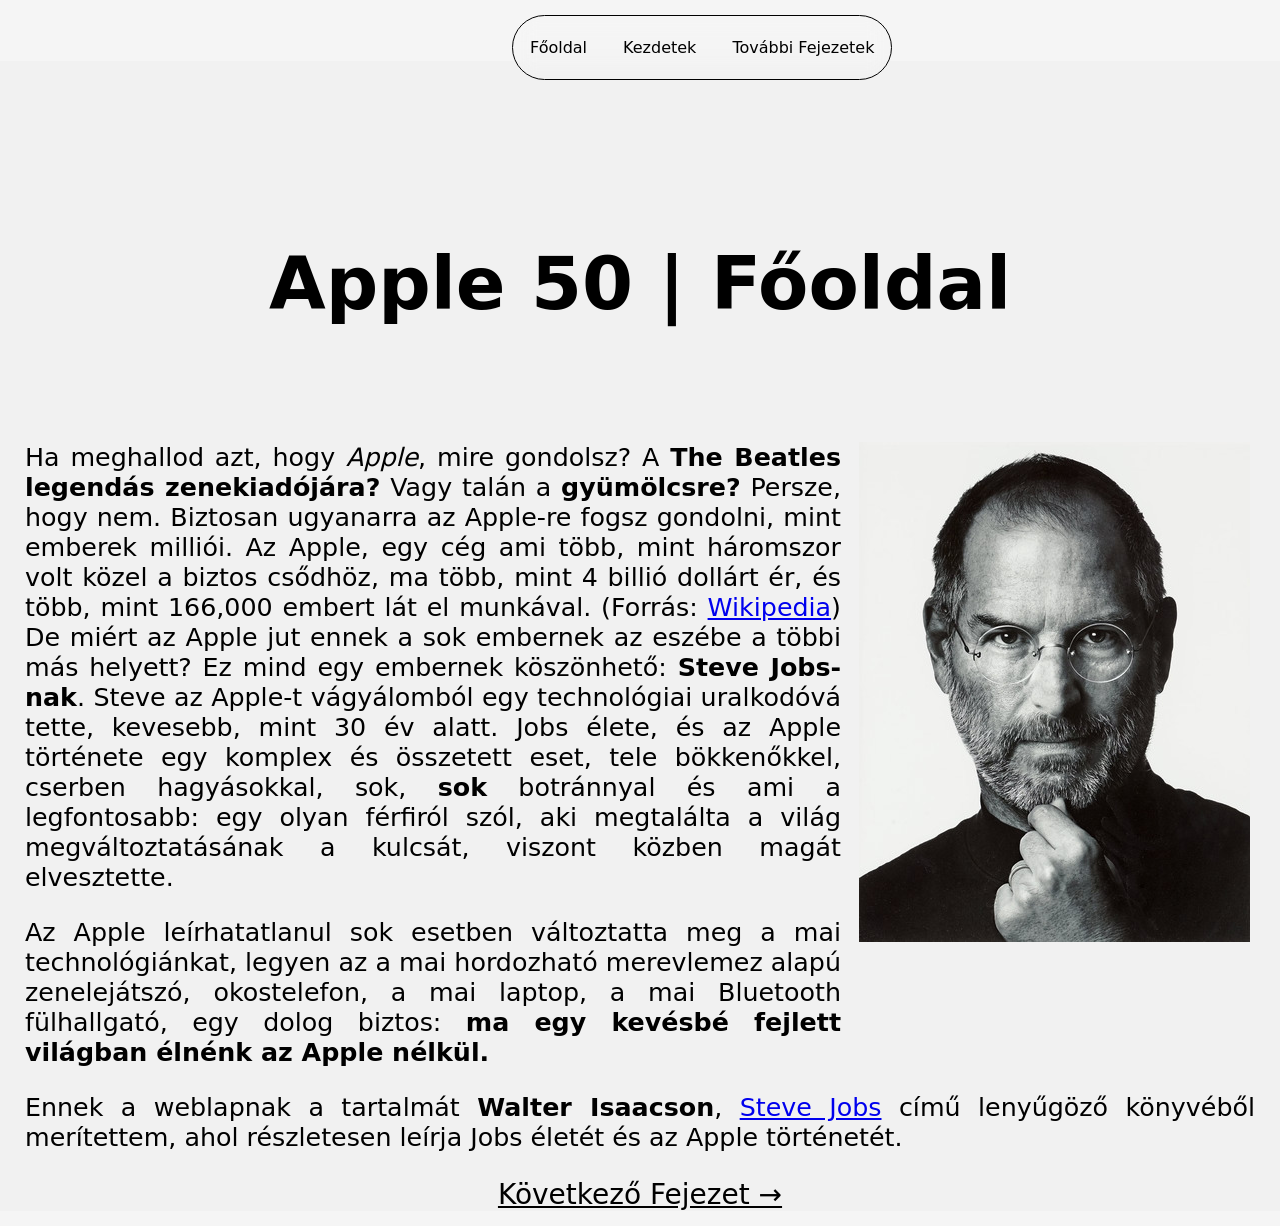
<file: index.html>
<!DOCTYPE html>
<html lang="hu">
<head>
    <meta charset="UTF-8">
    <meta name="viewport" content="width=device-width, initial-scale=1.0">
    <title>Apple 50 | Főoldal</title>
    <link rel="stylesheet" href="./style.css">
</head>
<body>
     <nav>
        <ul class="navbar">
            <li><a href="index.html">Főoldal</a></li>
            <li><a href="beginnings.html">Kezdetek</a></li>
            <li><a href="chapters.html">További Fejezetek</a></li>
           <!--   <li><a href="#apple-1">Apple I</a></li>
            <li><a href="#macintosh">Macintosh</a></li>
            <li><a href="#sugar-water">Cukros Víz</a></li>
            <li><a href="#NeXT">NeXT</a></li>
            <li><a href="#think-different">Gondolkozz Másképpen.</a></li>
            <li><a href="#imac">iMac</a></li>
            <li><a href="#ipod">iPod</a></li>
            <li><a href="#iphone">iPhone</a></li>
            <li><a href="#today">Ma</a></li> -->
        </ul>
    </nav>

    <section id="main-page-content">
        <h1>Apple 50 | Főoldal</h1>
        <!--   <img id="logo-current" src="img/logo-current.png" alt="Az Apple jelenlegi logója. Kép: Flaticon" title="Az Apple jelenlegi logója. Kép: Flaticon"> -->
        <img id="jobs-albert-watson" src="./img/albert-watson_Steve-Jobs.jpg" alt="Egy kép Steve Jobs-ról. Kép: Albert Watson">
        <p>Ha meghallod azt, hogy <em>Apple</em>, mire gondolsz? A <strong>The Beatles legendás zenekiadójára?</strong> Vagy talán a <strong>gyümölcsre?</strong> Persze, hogy nem. Biztosan ugyanarra az Apple-re fogsz gondolni, mint emberek milliói. Az Apple, egy cég ami több, mint háromszor volt közel a biztos csődhöz, ma több, mint 4 billió dollárt ér, és több, mint 166,000 embert lát el munkával. (Forrás: <a href="https://en.wikipedia.org/wiki/Apple_Inc." target="_blank">Wikipedia</a>) De miért az Apple jut ennek a sok embernek az eszébe a többi más helyett? Ez mind egy embernek köszönhető: <strong>Steve Jobs-nak</strong>. Steve az Apple-t vágyálomból egy technológiai uralkodóvá tette, kevesebb, mint 30 év alatt. Jobs élete, és az Apple története egy komplex és összetett eset, tele bökkenőkkel, cserben hagyásokkal, sok, <strong>sok</strong> botránnyal és ami a legfontosabb: egy olyan férfiról szól, aki megtalálta a világ megváltoztatásának a kulcsát, viszont közben magát elvesztette.</p> 

        <p>Az Apple leírhatatlanul sok esetben változtatta meg a mai technológiánkat, legyen az a mai hordozható merevlemez alapú zenelejátszó, okostelefon, a mai laptop, a mai Bluetooth fülhallgató, egy dolog biztos: <strong>ma egy kevésbé fejlett világban élnénk az Apple nélkül.</strong></p>
        
        <p>Ennek a weblapnak a tartalmát <strong>Walter Isaacson</strong>, <a href="https://www.amazon.com/Steve-Jobs-Walter-Isaacson/dp/147770146X/ref=sr_1_2?crid=9QFZ5T46LQ2R&dib=eyJ2IjoiMSJ9.[base64].uC6kb5pRhJ4HB4IpBxdBGdgjwzWML0R90tsE6XovlVg&dib_tag=se&keywords=Steve+Jobs+Walter+Isaacson&qid=1772641884&sprefix=steve+jobs+walter+isaacso%2Caps%2C232&sr=8-2" target="_blank">Steve Jobs</a> című lenyűgöző könyvéből merítettem, ahol részletesen leírja Jobs életét és az Apple történetét.</p>
        <a class="next" href="beginnings.html">Következő Fejezet →</a>
    </section>
</body>
</html>
</file>
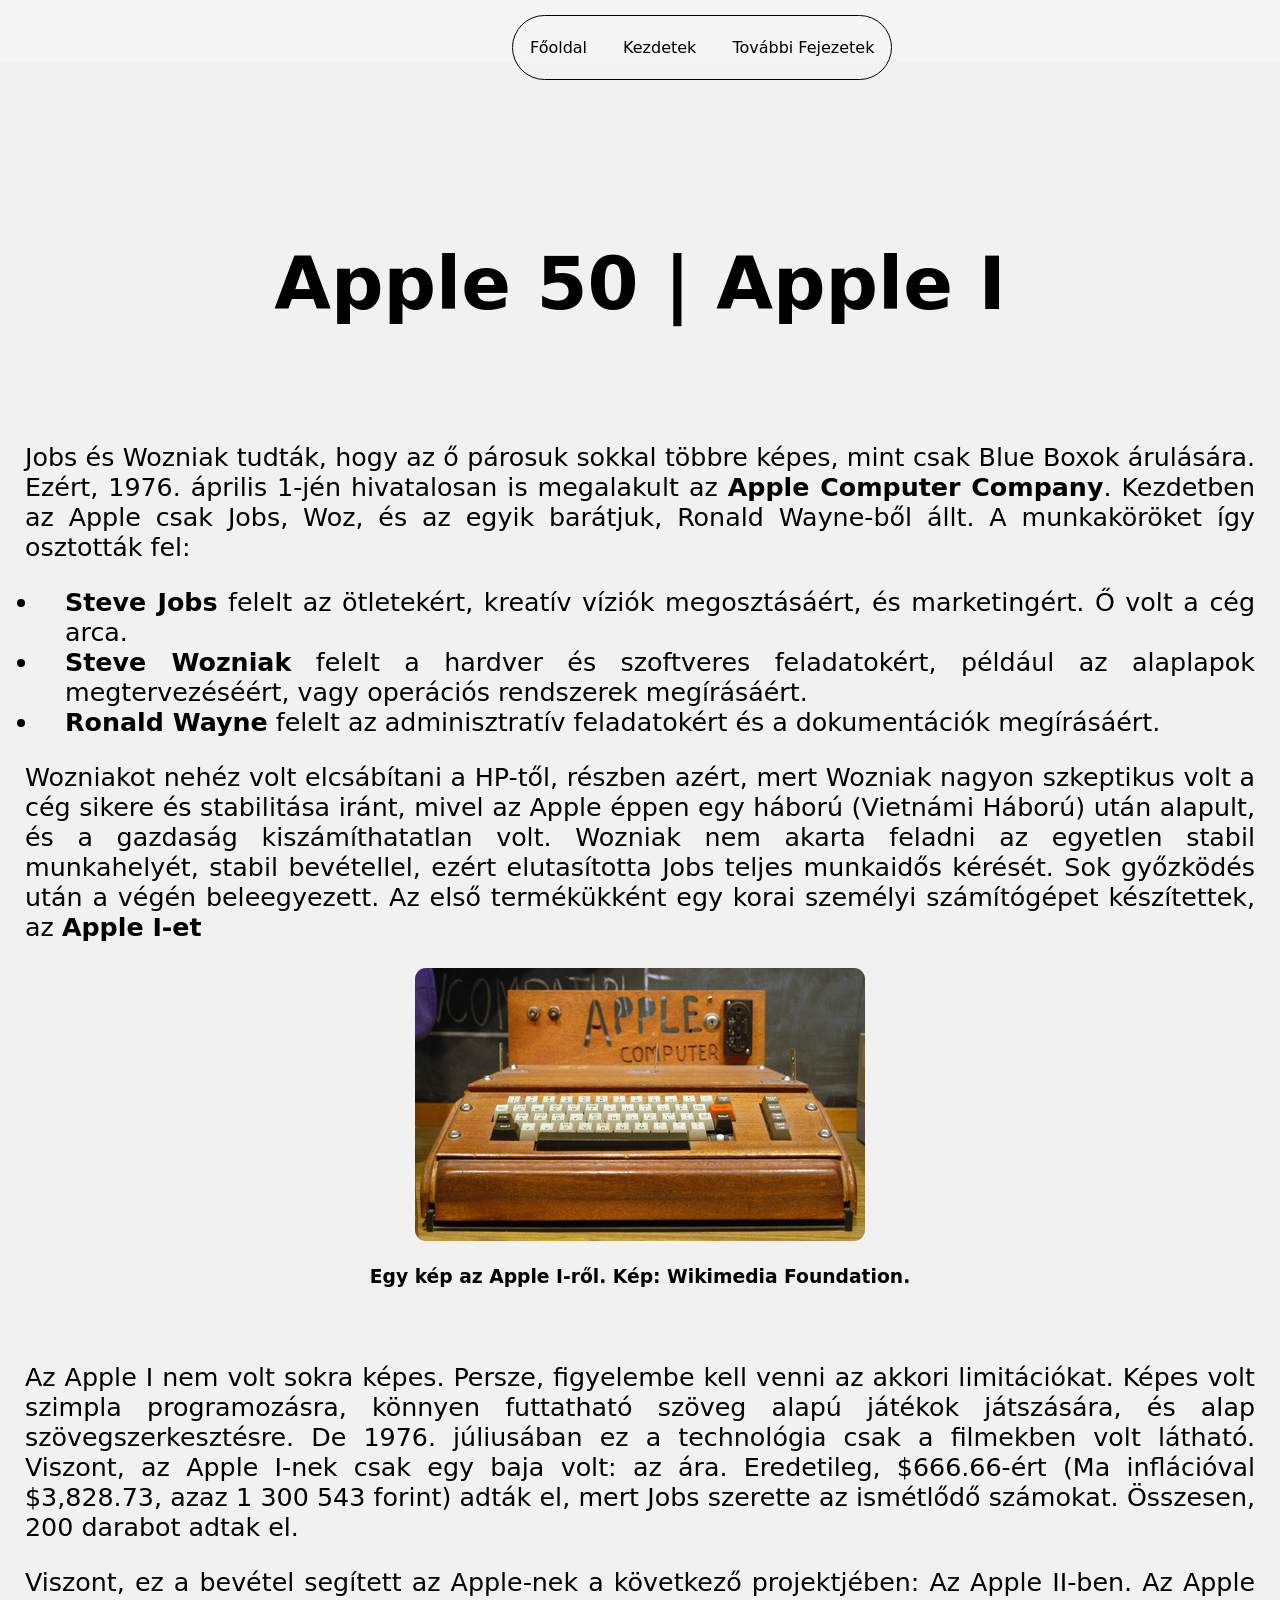
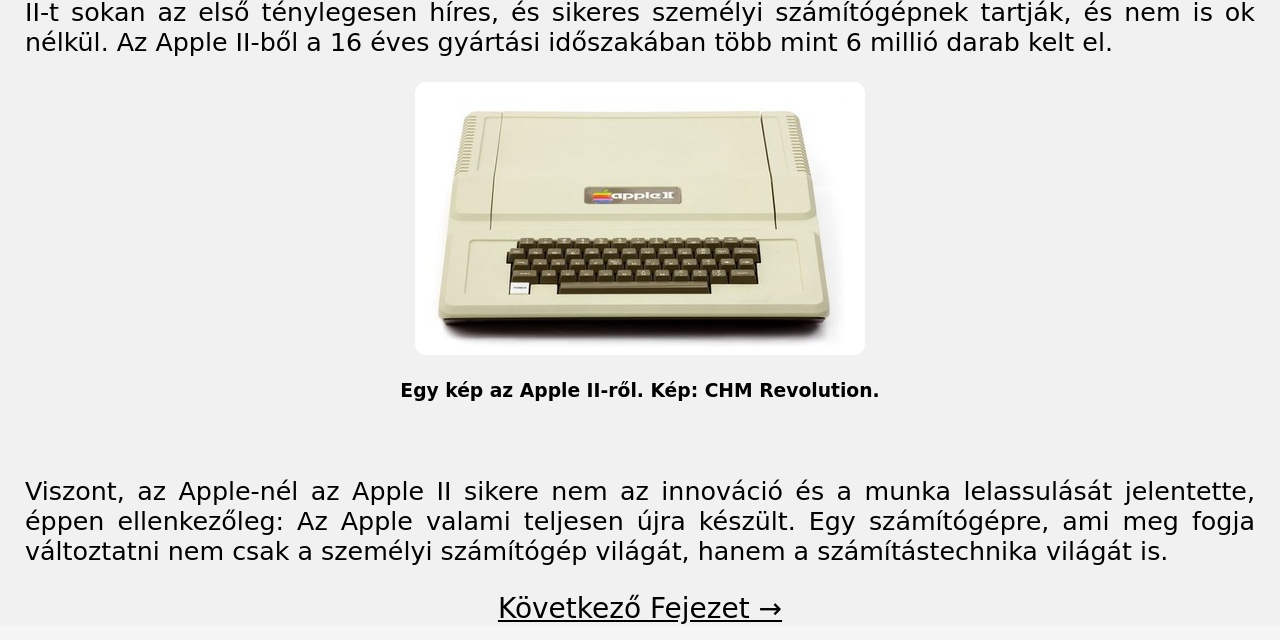
<file: apple-1.html>
<!DOCTYPE html>
<html lang="hu">
<head>
    <meta charset="UTF-8">
    <meta name="viewport" content="width=device-width, initial-scale=1.0">
    <title>Apple 50 | Apple I</title>
    <link rel="stylesheet" href="./style.css">
</head>
<body>
    <nav>
        <ul class="navbar">
            <li><a href="index.html">Főoldal</a></li>
            <li><a href="beginnings.html">Kezdetek</a></li>
            <li><a href="chapters.html">További Fejezetek</a></li>
           <!--   <li><a href="#apple-1">Apple I</a></li>
            <li><a href="#macintosh">Macintosh</a></li>
            <li><a href="#sugar-water">Cukros Víz</a></li>
            <li><a href="#NeXT">NeXT</a></li>
            <li><a href="#think-different">Gondolkozz Másképpen.</a></li>
            <li><a href="#imac">iMac</a></li>
            <li><a href="#ipod">iPod</a></li>
            <li><a href="#iphone">iPhone</a></li>
            <li><a href="#today">Ma</a></li> -->
        </ul>
    </nav>

    <section id="main-page-content">
        <h1>Apple 50 | Apple I</h1>
        <p>Jobs és Wozniak tudták, hogy az ő párosuk sokkal többre képes, mint csak Blue Boxok árulására. Ezért, 1976. április 1-jén hivatalosan is megalakult az <strong>Apple Computer Company</strong>. Kezdetben az Apple csak Jobs, Woz, és az egyik barátjuk, Ronald Wayne-ből állt. A munkaköröket így osztották fel:</p>
        <ul>
            <li><strong>Steve Jobs</strong> felelt az ötletekért, kreatív víziók megosztásáért, és marketingért. Ő volt a cég arca.</li>
            <li><strong>Steve Wozniak</strong> felelt a hardver és szoftveres feladatokért, például az alaplapok megtervezéséért, vagy operációs rendszerek megírásáért.</li>
            <li><strong>Ronald Wayne</strong> felelt az adminisztratív feladatokért és a dokumentációk megírásáért.</li>
        </ul>
        <p>Wozniakot nehéz volt elcsábítani a HP-től, részben azért, mert Wozniak nagyon szkeptikus volt a cég sikere és stabilitása iránt, mivel az Apple éppen egy háború (Vietnámi Háború) után alapult, és a gazdaság kiszámíthatatlan volt. Wozniak nem akarta feladni az egyetlen stabil munkahelyét, stabil bevétellel, ezért elutasította Jobs teljes munkaidős kérését. Sok győzködés után a végén beleegyezett. Az első termékükként egy korai személyi számítógépet készítettek, az <strong>Apple I-et</strong></p>
        <img class="apple-i-and-apple-ii" src="./img/apple-1.jpg" alt="Egy kép az Apple I-ről" title="Egy kép az Apple I-ről.">
        <h3 class="img-sub">Egy kép az Apple I-ről. Kép: <strong>Wikimedia Foundation</strong>.</h3>
        <p>Az Apple I nem volt sokra képes. Persze, figyelembe kell venni az akkori limitációkat. Képes volt szimpla programozásra, könnyen futtatható szöveg alapú játékok játszására, és alap szövegszerkesztésre. De 1976. júliusában ez a technológia csak a filmekben volt látható.
        Viszont, az Apple I-nek csak egy baja volt: az ára. Eredetileg, $666.66-ért (Ma inflációval $3,828.73, azaz 1 300 543 forint) adták el, mert Jobs szerette az ismétlődő számokat. Összesen, 200 darabot adtak el.</p>
        <p>Viszont, ez a bevétel segített az Apple-nek a következő projektjében: Az Apple II-ben. Az Apple II-t sokan az első ténylegesen híres, és sikeres személyi számítógépnek tartják, és nem is ok nélkül. Az Apple II-ből a 16 éves gyártási időszakában több mint 6 millió darab kelt el.</p>
        <img class="apple-i-and-apple-ii" src="./img/apple-ii.jpg" alt="Egy kép az Apple II-ről." title="Egy kép az Apple II-ről.">
        <h3 class="img-sub">Egy kép az Apple II-ről. Kép: <strong>CHM Revolution</strong>.</h3>
        <p>Viszont, az Apple-nél az Apple II sikere nem az innováció és a munka lelassulását jelentette, éppen ellenkezőleg: Az Apple valami teljesen újra készült. Egy számítógépre, ami meg fogja változtatni nem csak a személyi számítógép világát, hanem a számítástechnika világát is.</p>
        <a class="next" href="macintosh.html">Következő Fejezet →</a>
    </section>
</body>
</html>
</file>
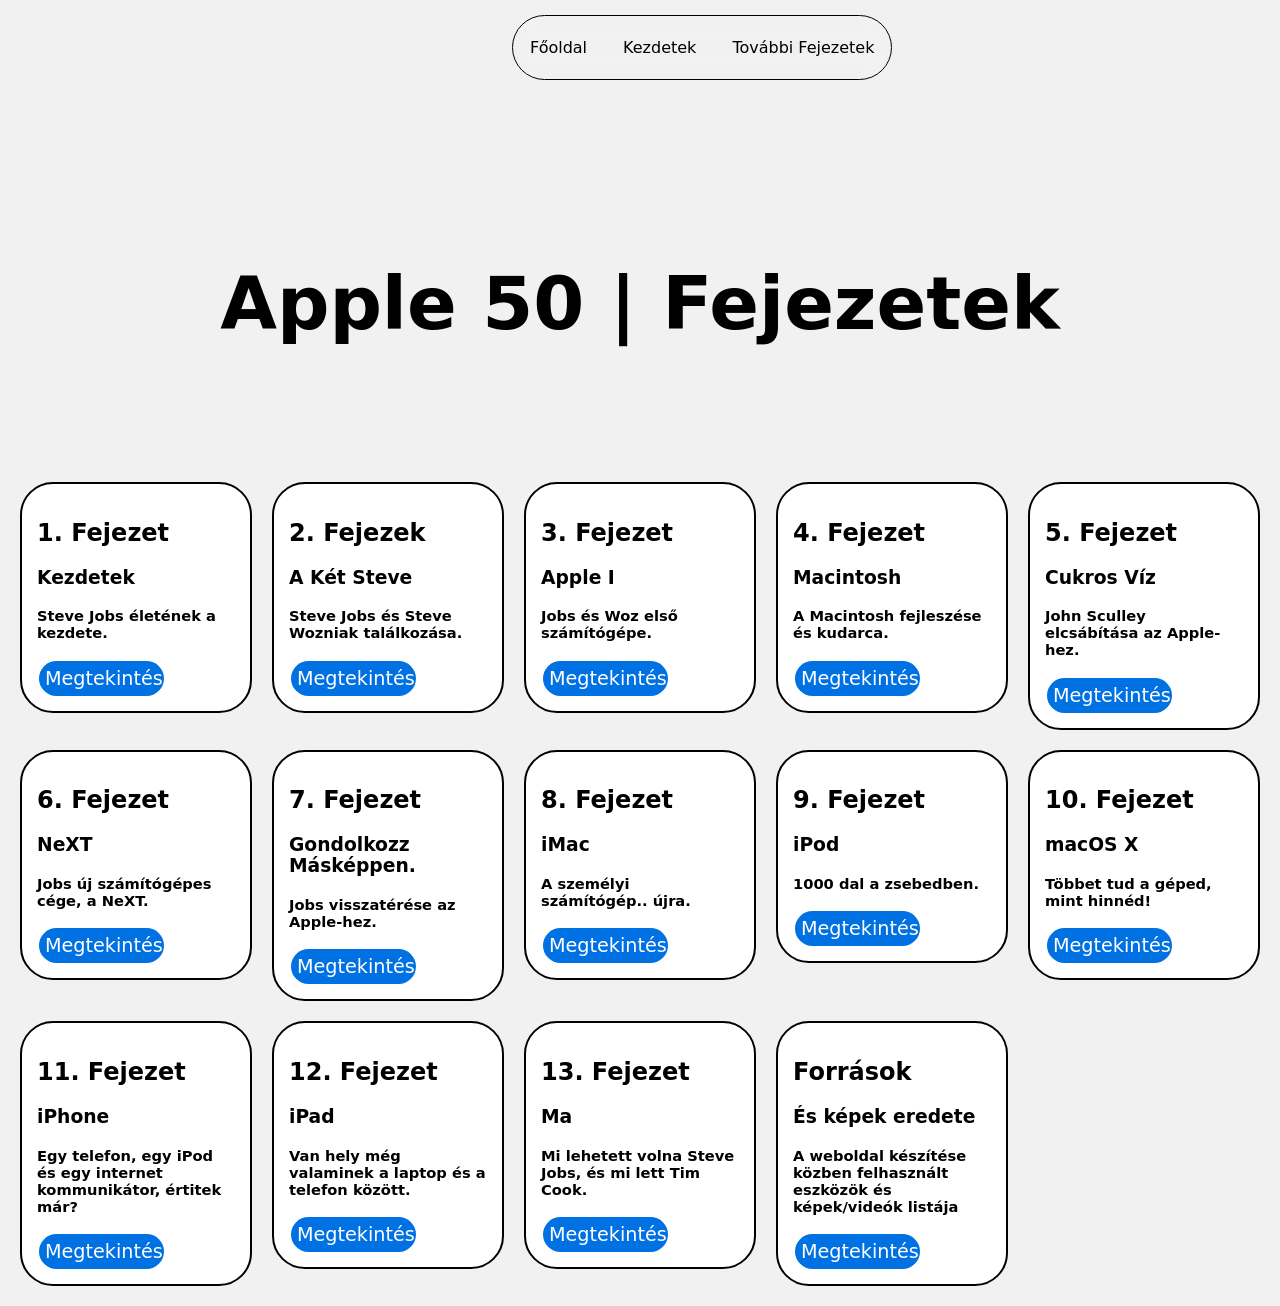
<file: chapters.html>
<!DOCTYPE html>
<html lang="hu">
<head>
    <meta charset="UTF-8">
    <meta name="viewport" content="width=device-width, initial-scale=1.0">
    <title>Apple 50 | Fejezetek</title>
    <link rel="stylesheet" href="./style.css">
</head>
<body>
    <nav>
        <ul class="navbar">
            <li><a href="index.html">Főoldal</a></li>
            <li><a href="beginnings.html">Kezdetek</a></li>
            <li><a href="chapters.html">További Fejezetek</a></li>
           <!--   <li><a href="#apple-1">Apple I</a></li>
            <li><a href="#macintosh">Macintosh</a></li>
            <li><a href="#sugar-water">Cukros Víz</a></li>
            <li><a href="#NeXT">NeXT</a></li>
            <li><a href="#think-different">Gondolkozz Másképpen.</a></li>
            <li><a href="#imac">iMac</a></li>
            <li><a href="#ipod">iPod</a></li>
            <li><a href="#iphone">iPhone</a></li>
            <li><a href="#today">Ma</a></li> -->
        </ul>
    </nav>

    <section id="chapters">
        <h1>Apple 50 | Fejezetek</h1>
        <div class="card">
            <h2>1. Fejezet</h2>
            <h3>Kezdetek</h3>
            <h4>Steve Jobs életének a kezdete.</h4>
            <button class="chapter-button"><a href="beginnings.html">Megtekintés</a></button>
        </div>
        <div class="card">
            <h2>2. Fejezek</h2>
            <h3>A Két Steve</h3>
            <h4>Steve Jobs és Steve Wozniak találkozása.</h4>
            <button class="chapter-button"><a href="the-two-steves.html">Megtekintés</a></button>
        </div>
        <div class="card">
            <h2>3. Fejezet</h2>
            <h3>Apple I</h3>
            <h4>Jobs és Woz első számítógépe.</h4>   
            <button class="chapter-button"><a href="apple-1.html">Megtekintés</a></button>         
        </div>
        <div class="card">
            <h2>4. Fejezet</h2>
            <h3>Macintosh</h3>
            <h4>A Macintosh fejleszése és kudarca.</h4>
            <button class="chapter-button"><a href="macintosh.html">Megtekintés</a></button>
        </div>
        <div class="card">
            <h2>5. Fejezet</h2>
            <h3>Cukros Víz</h3>
            <h4>John Sculley elcsábítása az Apple-hez.</h4>
            <button class="chapter-button"><a href="#sugar-water">Megtekintés</a></button>
        </div>
        <div class="card">
            <h2>6. Fejezet</h2>
            <h3>NeXT</h3>
            <h4>Jobs új számítógépes cége, a NeXT.</h4>
            <button class="chapter-button"><a href="#next">Megtekintés</a></button>
        </div>
        <div class="card">
            <h2>7. Fejezet</h2>
            <h3>Gondolkozz Másképpen.</h3>
            <h4>Jobs visszatérése az Apple-hez.</h4>
            <button class="chapter-button"><a href="#think-different">Megtekintés</a></button>
        </div>
        <div class="card">
            <h2>8. Fejezet</h2>
            <h3>iMac</h3>
            <h4>A személyi számítógép.. újra.</h4>
            <button class="chapter-button"><a href="#imac">Megtekintés</a></button>
        </div>
        <div class="card">
            <h2>9. Fejezet</h2>
            <h3>iPod</h3>
            <h4>1000 dal a zsebedben.</h4>
            <button class="chapter-button"><a href="#ipod">Megtekintés</a></button>
        </div>
        <div class="card">
            <h2>10. Fejezet</h2>
            <h3>macOS X</h3>
            <h4>Többet tud a géped, mint hinnéd!</h4>
            <button class="chapter-button"><a href="#macos-x">Megtekintés</a></button>
        </div>
        <div class="card">
            <h2>11. Fejezet</h2>
            <h3>iPhone</h3>
            <h4>Egy telefon, egy iPod és egy internet kommunikátor, értitek már?</h4>
            <button class="chapter-button"><a href="#iphone">Megtekintés</a></button>
        </div>
        <div class="card">
            <h2>12. Fejezet</h2>
            <h3>iPad</h3>
            <h4>Van hely még valaminek a laptop és a telefon között.</h4>
            <button class="chapter-button"><a href="#ipad">Megtekintés</a></button>
        </div>
        <div class="card">
            <h2>13. Fejezet</h2>
            <h3>Ma</h3>
            <h4>Mi lehetett volna Steve Jobs, és mi lett Tim Cook.</h4>
            <button class="chapter-button"><a href="#today">Megtekintés</a></button>
        </div>
        <div class="card">
            <h2>Források</h2>
            <h3>És képek eredete</h3>
            <h4>A weboldal készítése közben felhasznált eszközök és képek/videók listája</h4>
            <button class="chapter-button"><a href="#placeholder">Megtekintés</a></button>
        </div>
    </section>
</body>
</html>
</file>
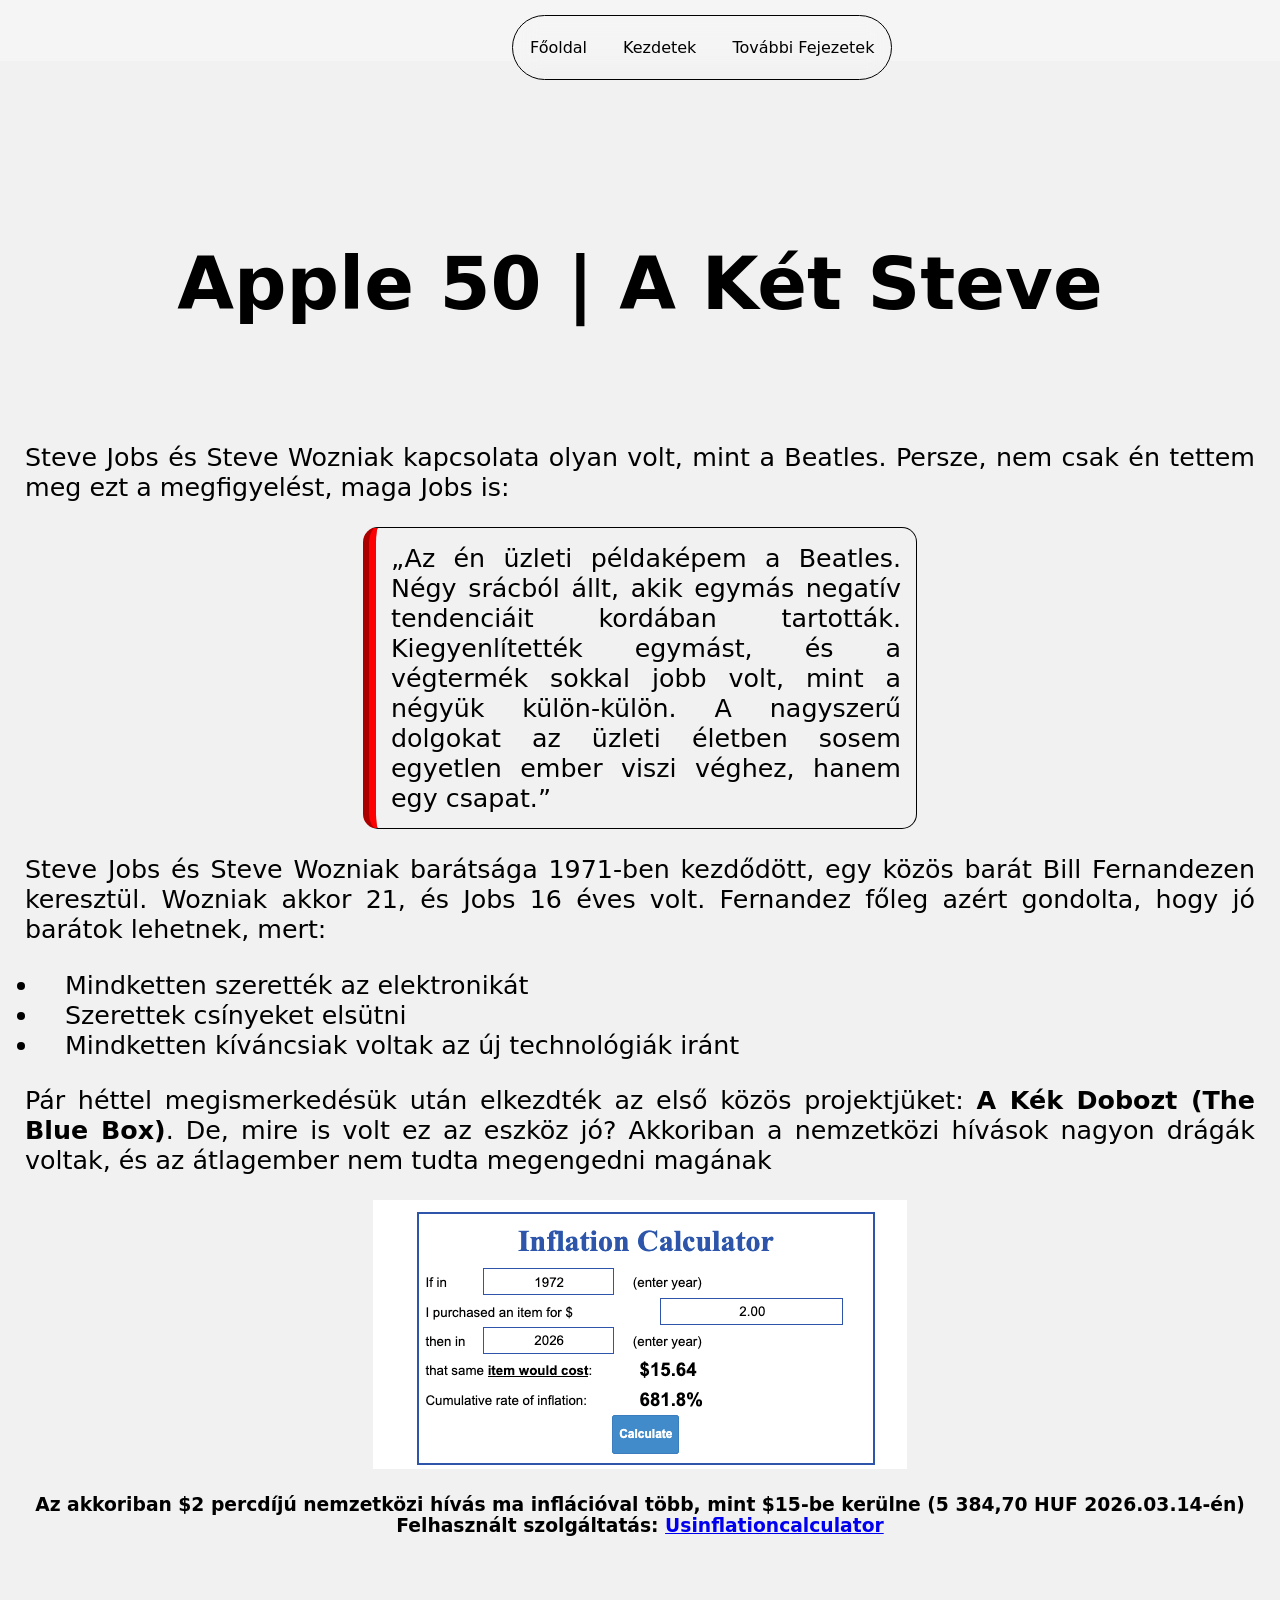
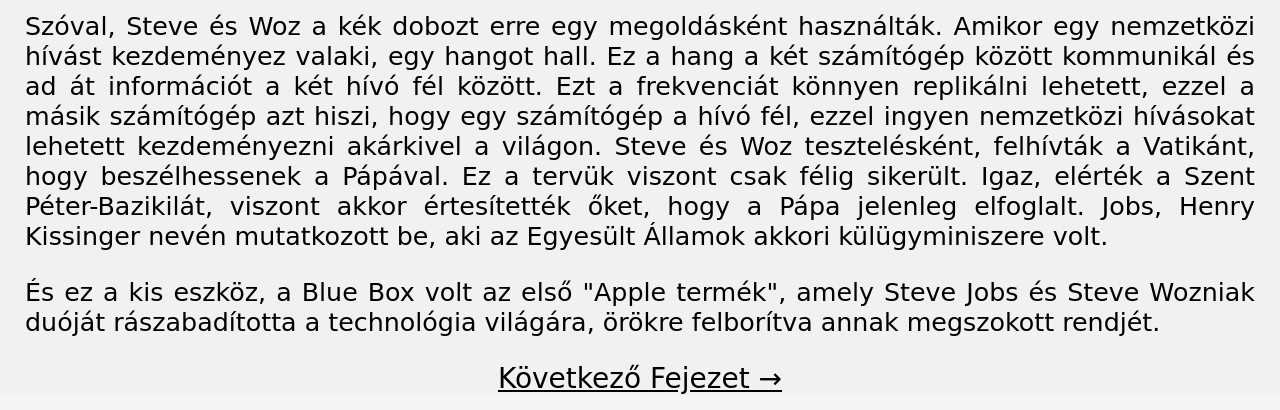
<file: the-two-steves.html>
<!DOCTYPE html>
<html lang="hu">
<head>
    <meta charset="UTF-8">
    <meta name="viewport" content="width=device-width, initial-scale=1.0">
    <title>Apple 50 | A Két Steve</title>
    <link rel="stylesheet" href="./style.css">
</head>
<body>
    <nav>
        <ul class="navbar">
            <li><a href="index.html">Főoldal</a></li>
            <li><a href="beginnings.html">Kezdetek</a></li>
            <li><a href="chapters.html">További Fejezetek</a></li>
           <!--   <li><a href="#apple-1">Apple I</a></li>
            <li><a href="#macintosh">Macintosh</a></li>
            <li><a href="#sugar-water">Cukros Víz</a></li>
            <li><a href="#NeXT">NeXT</a></li>
            <li><a href="#think-different">Gondolkozz Másképpen.</a></li>
            <li><a href="#imac">iMac</a></li>
            <li><a href="#ipod">iPod</a></li>
            <li><a href="#iphone">iPhone</a></li>
            <li><a href="#today">Ma</a></li> -->
        </ul>
    </nav>

    <section id="main-page-content">
        <h1>Apple 50 | A Két Steve</h1>
        <p>Steve Jobs és Steve Wozniak kapcsolata olyan volt, mint a Beatles. Persze, nem csak én tettem meg ezt a megfigyelést, maga Jobs is:</p>
        <q>Az én üzleti példaképem a Beatles. Négy srácból állt, akik egymás negatív tendenciáit kordában tartották. Kiegyenlítették egymást, és a végtermék sokkal jobb volt, mint a négyük külön-külön. A nagyszerű dolgokat az üzleti életben sosem egyetlen ember viszi véghez, hanem egy csapat.</q>
        <p>Steve Jobs és Steve Wozniak barátsága 1971-ben kezdődött, egy közös barát Bill Fernandezen keresztül. Wozniak akkor 21, és Jobs 16 éves volt. Fernandez főleg azért gondolta, hogy jó barátok lehetnek, mert:</p>
        <ul>
            <li>Mindketten szerették az elektronikát</li>
            <li>Szerettek csínyeket elsütni</li>
            <li>Mindketten kíváncsiak voltak az új technológiák iránt</li>
        </ul>
        <p>Pár héttel megismerkedésük után elkezdték az első közös projektjüket: <strong>A Kék Dobozt (The Blue Box)</strong>. De, mire is volt ez az eszköz jó? Akkoriban a nemzetközi hívások nagyon drágák voltak, és az átlagember nem tudta megengedni magának</p>
        <img id="call-inflation" src="./img/call-inflation.png" alt="Egy kép, ami az 1972-es nemzetközi hívásoknak a percdíját mutatja, inflációval mai értékben.">
        <h3 class="img-sub">Az akkoriban $2 percdíjú nemzetközi hívás ma inflációval több, mint $15-be kerülne (5 384,70 HUF 2026.03.14-én) Felhasznált szolgáltatás: <a href="https://www.usinflationcalculator.com/" target="_blank">Usinflationcalculator</a></h3>
        <p>Szóval, Steve és Woz a kék dobozt erre egy megoldásként használták. Amikor egy nemzetközi hívást kezdeményez valaki, egy hangot hall. Ez a hang a két számítógép között kommunikál és ad át információt a két hívó fél között. Ezt a frekvenciát könnyen replikálni lehetett, ezzel a másik számítógép azt hiszi, hogy egy számítógép a hívó fél, ezzel ingyen nemzetközi hívásokat lehetett kezdeményezni akárkivel a világon. Steve és Woz tesztelésként, felhívták a Vatikánt, hogy beszélhessenek a Pápával. Ez a tervük viszont csak félig sikerült. Igaz, elérték a Szent Péter-Bazikilát, viszont akkor értesítették őket, hogy a Pápa jelenleg elfoglalt. Jobs, Henry Kissinger nevén mutatkozott be, aki az Egyesült Államok akkori külügyminiszere volt.</p>

        <p>És ez a kis eszköz, a Blue Box volt az első "Apple termék", amely Steve Jobs és Steve Wozniak duóját rászabadította a technológia világára, örökre felborítva annak megszokott rendjét.</p>
        <a class="next" href="apple-1.html">Következő Fejezet →</a>
    </section>
</body>
</html>
</file>
<file: style.css>
body {
    background-color: #F5F5F5;
    /* background-image: url('https://i.ytimg.com/vi/hAsZCTL__lo/maxresdefault.jpg');  Debugging Linus (Csak vészhelyzet esetén kiengedhető!) */
    margin: 0;
    padding: 0;
    font-family: system-ui, -apple-system, BlinkMacSystemFont, 'Segoe UI', Roboto, Oxygen, Ubuntu, Cantarell, 'Open Sans', 'Helvetica Neue', sans-serif;
    scroll-behavior: smooth;
}

nav {
    position: fixed;
    top: 0;
    left: 40%;
    z-index: 99999999; /* Ez nélkül a navbar egyszerűen a fejezetválasztó oldal mögé clippelne amikor a felhasználó ráviszi az egerét. */
}

.navbar {
  border: 1px solid black;
  display: flex;
  list-style: none;
  width: fit-content;
  padding: 0;
  margin: 15px auto;
  backdrop-filter: blur(11px);
  flex-direction: row;
  justify-content: space-evenly;
  gap: 2px;
  border-radius: 33px;
}

.navbar li {
  margin: 4px 7px;
  padding: 8px 0;
}

.navbar a {
  color: black;
  text-decoration: none;
  padding: 10px;
  display: block;
}

.navbar a:hover {
    color: rgb(201, 181, 196);
    transition-duration: 0.33s;
    transform: translateY(-3px);
}

.navbar a:not(:hover) {
    color: black;
    transition-duration: 0.33s;
    transform: translateY(0);
}

/* Főoldal */

#main-page-content {
    width: 100%;
    height: fit-content;
    background-color: #F1F1F1;
}

#main-page-content h1 {
    font-size: 55pt;
    font-weight: 800;
    padding-bottom: 55px;
    padding-top: 180px;
    text-align: center;
}

#main-page-content p {
    font-size: 19pt;
    text-align: justify;
    padding-left: 25px;
    padding-right: 25px;
}

#logo-current {
    max-width: 420px;
    width: 5%;
}

#jobs-albert-watson {
    float: right;
    padding-right: 30px;
    padding-left: 18px;
    border-radius: 17px;
    padding-bottom: 77px;
}

#main-page-content li {
    font-size: 19pt;
    text-align: justify;        
    padding-left: 25px;
    padding-right: 25px;
}


#jobs-speech-1-STANFORD { /* Ez csak egy videó! */
    display: flex;
    margin: 25px auto;
    border-radius: 12px;
}

.vid-sub {
    text-align: center;
    margin-bottom: 75px;
}
/* Ezzel most csak tesztelem, hogy az Apple Shortcutom működik-e */

#main-page-content q { 
    display: block;
    width: 510px;
    font-size: 19pt;
    text-align: justify;
    margin: 25px auto;
    border: 1px solid black;
    padding: 15px;
    border-left: 1px solid red;
    border-left-width: 13px;
    border-radius: 15px;
    border-left-style: groove;
}

.next{
    display: flex;
    align-items: center;
    justify-content: center;
    text-align: justify;
    color: black;
    font-size: 21pt;
    margin: 15px;
}

.next:hover {
    color: rgb(201, 181, 196);
    transition-duration: 0.33s;
    transform: translateY(-3px);
}

.next:not(:hover) {
    color: black;
    transition-duration: 0.33s;
    transform: translateY(0px);
}

#call-inflation {
    display: flex;
    margin: 25px auto;
}

.img-sub {
    text-align: center;
    margin-bottom: 75px;
}

/* Fejezetek */

#chapters {
    width: 100%;
    background-color: #F1F1F1;
    display: grid;
    grid-template-columns: repeat(5, 1fr);
    gap: 20px;
    padding: 20px;
    box-sizing: border-box; /* Ezt a neten találtam, nem tudom mit csinál, de működik! */
}

.card h4 {
    font-size: 11pt;
}

#chapters h1 {
    grid-column: 1 / 6;
    font-size: 55pt;
    font-weight: 800;
    padding-bottom: 55px;
    padding-top: 180px;
    text-align: center;
}

.card {
    border: 2.225px solid black;
    padding: 15px;
    background: white;
    height: fit-content;
    border-radius: 33px;
    transition: transform 0.25s ease, box-shadow 0.25s ease; /* Ezt az effektust a Stack Overflowon találtam :D */
}

.card:hover {
    transform: translateY(-6px);
    box-shadow: 0 12px 24px rgba(0,0,0,0.25);
}

#chapters q { 
    display: block;
    width: 510px;
    font-size: 19pt;
    text-align: justify;
    margin: 25px auto;
    border: 1px solid black;
    padding: 15px;
    border-left: 13px groove red;
    border-radius: 15px;
}

#chapters p, #chapters li {
    font-size: 19pt;
    text-align: justify;        
    padding: 0 25px;
}

.chapter-button {
    background-color: #0071e3;
    width: 125px;
    height: 35px;
    margin-left: 2px;
    color: white;
    font-family: system-ui, -apple-system, BlinkMacSystemFont, 'Segoe UI', Roboto, Oxygen, Ubuntu, Cantarell, 'Open Sans', 'Helvetica Neue', sans-serif;
    font-size: larger;
    border-radius: 88px;
    border: #0071e3;
}

.chapter-button a {
    color: white;
    text-decoration: none;
}

.chapter-button:hover {
    background-color: #036cc7;
}

.apple-i-and-apple-ii {
    display: flex;
    margin: 25px auto;
    border-radius: 11px;
}

#xerox-alto {
    display: flex;
    margin: 25px auto;
    border-radius: 11px;
}

#Happy_Mac {
    display: flex;
    margin: 25px auto;
    border-radius: 11px;
}

#ad-SUPERBOWL { /* Ez csak egy videó! */
    display: flex;
    margin: 25px auto;
    border-radius: 12px;
}

/* Reszponszivitás */

@media (max-width: 768px) {
    nav {
        left: 4%;
        position: sticky;
        top: 15px;
    }

    .navbar {
        position: sticky;
        top: 0px;
        width: 90%;
        display: flex;
        justify-content: space-evenly;
    }

    #jobs-speech-1-STANFORD {
        width: fit-content;
    }

    #main-page-content q {
        width: fit-content;
        margin: 5px;
    }

    #jobs-albert-watson{
        width: fit-content;
    }

    #call-inflation {
        display: flex;
        align-items: center;
        justify-content: center;
        margin: 5px auto;
        width: 100%;
    }

    #chapters {
        grid-template-columns: 1fr;
    }

    #chapters h1, #chapters q, #chapters p, #chapters li {
        grid-column: 1 / 2; /* Ha jól értelmeztem, ez megfelezi a képernyőn látható grideket? (W3schools, my beloved) */
    }

    #chapters q {
        width: 90%;
        margin: 10px auto;
    }

    .chapter-button {
        display: flex;
        margin: 0 auto;
        align-items: center;
        justify-content: center;
    }

    .apple-i-and-apple-ii {
        display: flex;
        align-items: center;
        justify-content: center;
        margin: 5px auto;
        scale: 80%;
    }

    #xerox-alto {
        display: block;
        margin: 0 auto;
        transform: scale(0.8);
    }

    #ad-SUPERBOWL {
        width: 380px;
    }
}

@media (min-width: 769px) and (max-width: 1200px) {
    .navbar {
        width: 80%;      
        padding: 5px 20px;
        gap: 15px;         
        font-size: 1.1rem; /* Rem, mert megtehetem (: */ 
    }
    
    #main-page-content {
        width: 85%;  
        margin: 0 auto;
    }

    #jobs-speech-1-STANFORD {
        max-width: 80%;
        margin: 0 auto;
    }

    #call-inflation {
        display: flex;
        align-items: center;
        justify-content: center;
        margin: 5px auto;

    }

    .apple-i-and-apple-ii {
        display: flex;
        align-items: center;
        justify-content: center;
        margin: 5px auto;
        width: fit-content;
        scale: 80%;
    }

    #chapters {
        grid-template-columns: repeat(3, 1fr);
    }

    #chapters h1, #chapters q, #chapters p, #chapters li {
        grid-column: 1 / 4;
    }

    #xerox-alto {
        display: block;
        margin: 0 auto;
        transform: scale(0.8);
    }

    #ad-SUPERBOWL {
        width: fit-content;
    }
}
</file>
